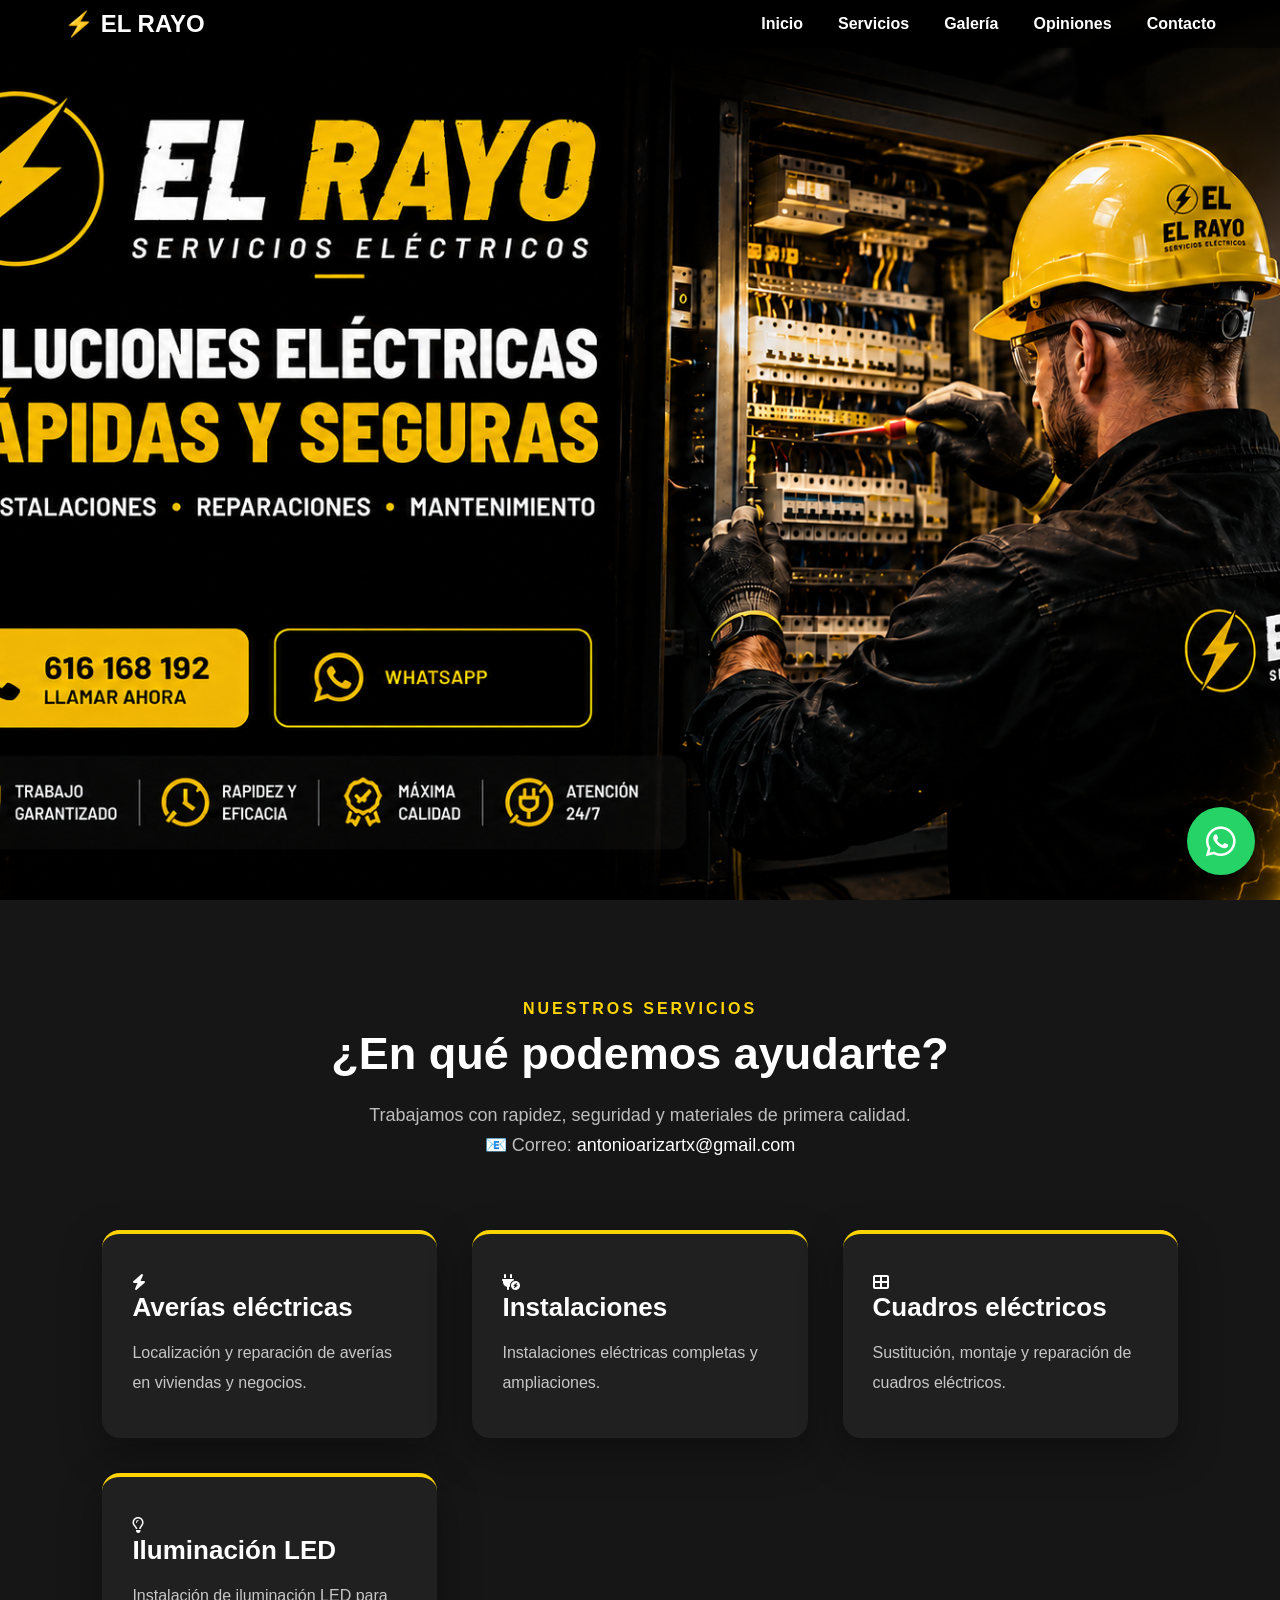
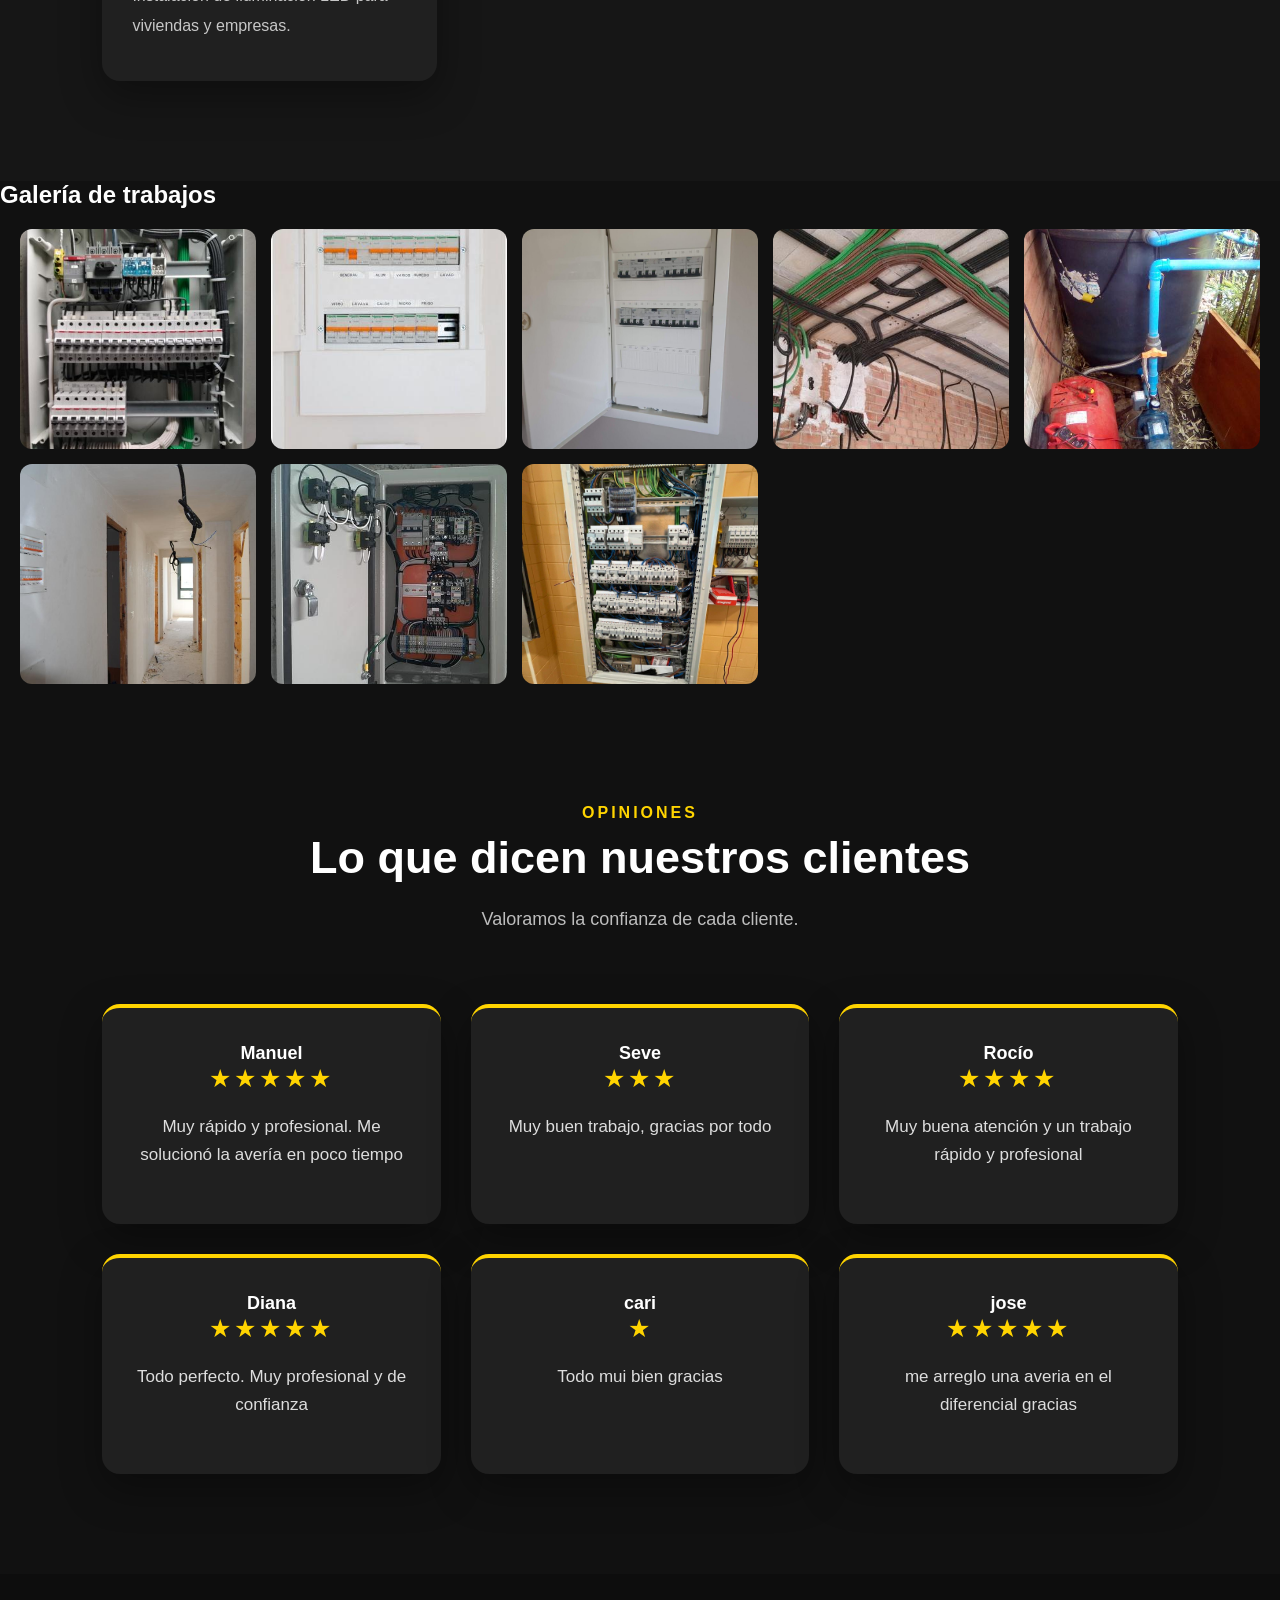
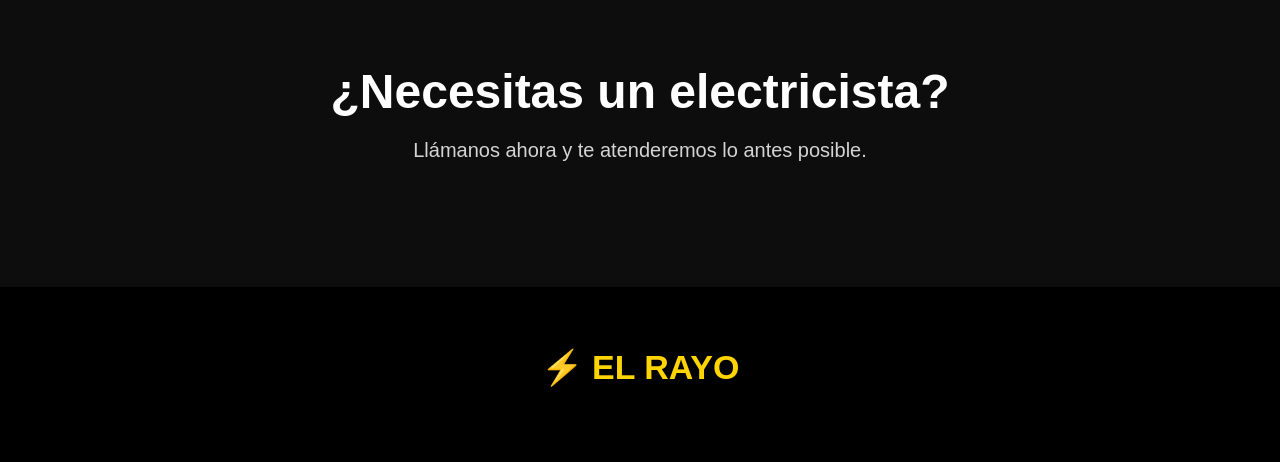
<file: index.html>
<!DOCTYPE html>
<html lang="es">

<head>

<meta charset="UTF-8">
<meta name="viewport" content="width=device-width, initial-scale=1.0">

<title>Electricista en Sevilla barato - Averías Eléctricas</title>

<meta name="description" content="EL RAYO, electricista en Sevilla especializado en averías eléctricas, instalaciones, cuadros eléctricos e iluminación LED. Servicio rápido y seguro.">

<meta name="robots" content="index, follow">
<meta name="author" content="EL RAYO Electricista Sevilla">

<link rel="canonical" href="https://electricistasevillarayo.es/">

<link rel="stylesheet" href="style.css">

<link rel="stylesheet"
href="https://cdnjs.cloudflare.com/ajax/libs/font-awesome/6.6.0/css/all.min.css">

</head>

<body>

<header>

    <nav class="navbar">

        <h2>⚡ EL RAYO</h2>

        <div class="menu-toggle">☰</div>

        <ul class="nav">
            <li><a href="#">Inicio</a></li>
            <li><a href="#servicios">Servicios</a></li>
            <li><a href="#galeria">Galería</a></li>
            <li><a href="#opiniones">Opiniones</a></li>

            <!-- CONTACTO DIRECTO AL CORREO -->
            <li><a href="mailto:antonioarizartx@gmail.com">Contacto</a></li>

        </ul>

    </nav>

</header>


<section class="hero">

    <a href="tel:616168192" class="btn-llamar"></a>

    <a href="https://wa.me/34616168192" class="btn-whatsapp-img"></a>

</section>


<section id="servicios" class="servicios">

    <div class="titulo">

        <h4>NUESTROS SERVICIOS</h4>

        <h2>¿En qué podemos ayudarte?</h2>

        <p>Trabajamos con rapidez, seguridad y materiales de primera calidad.</p>

<p>📧 Correo: <a href="mailto:antonioarizartx@gmail.com">antonioarizartx@gmail.com</a></p>

    </div>

    <div class="cards">

        <div class="card">
            <i class="fa-solid fa-bolt"></i>
            <h3>Averías eléctricas</h3>
            <p>Localización y reparación de averías en viviendas y negocios.</p>
        </div>

        <div class="card">
            <i class="fa-solid fa-plug-circle-bolt"></i>
            <h3>Instalaciones</h3>
            <p>Instalaciones eléctricas completas y ampliaciones.</p>
        </div>

        <div class="card">
            <i class="fa-solid fa-table-cells-large"></i>
            <h3>Cuadros eléctricos</h3>
            <p>Sustitución, montaje y reparación de cuadros eléctricos.</p>
        </div>

        <div class="card">
            <i class="fa-regular fa-lightbulb"></i>
            <h3>Iluminación LED</h3>
            <p>Instalación de iluminación LED para viviendas y empresas.</p>
        </div>

    </div>

</section>


<section id="galeria">

    <h2>Galería de trabajos</h2>

    <div class="galeria">

        <img src="img/foto1.jpeg" alt="Electricista en Sevilla - trabajo eléctrico 1">
        <img src="img/foto2.jpeg" alt="Electricista en Sevilla - trabajo eléctrico 2">
        <img src="img/foto3.jpeg" alt="Electricista en Sevilla - trabajo eléctrico 3">
        <img src="img/foto4.jpeg" alt="Electricista en Sevilla - trabajo eléctrico 4">
        <img src="img/foto5.jpeg" alt="Electricista en Sevilla - trabajo eléctrico 5">
        <img src="img/foto6.jpeg" alt="Electricista en Sevilla - trabajo eléctrico 6">
        <img src="img/foto7.jpeg" alt="Electricista en Sevilla - trabajo eléctrico 7">
        <img src="img/foto8.jpeg" alt="Electricista en Sevilla - trabajo eléctrico 8">
        

    </div>

</section>



<section id="opiniones" class="opiniones">

    <div class="titulo">
        <h4>OPINIONES</h4>
        <h2>Lo que dicen nuestros clientes</h2>
        <p>Valoramos la confianza de cada cliente.</p>
    </div>

    <div class="opiniones-grid">

         <div class="opinion">
        <h3>Manuel</h3>
        <div class="estrellas">★★★★★</div>
        <p>Muy rápido y profesional. Me solucionó la avería en poco tiempo</p>
    </div>

    <div class="opinion">
        <h3>Seve</h3>
        <div class="estrellas">★★★</div>
        <p>Muy buen trabajo, gracias por todo</p>
    </div>

    <div class="opinion">
        <h3>Rocío</h3>
        <div class="estrellas">★★★★</div>
        <p>Muy buena atención y un trabajo rápido y profesional</p>
    </div>

    <div class="opinion">
        <h3>Diana</h3>
        <div class="estrellas">★★★★★</div>
        <p>Todo perfecto. Muy profesional y de confianza</p>
    </div>

  <div class="opinion">
        <h3>cari</h3>
        <div class="estrellas">★</div>
        <p>Todo mui bien gracias</p>
    </div>

  <div class="opinion">
        <h3>jose</h3>
        <div class="estrellas">★★★★★</div>
        <p>me arreglo una averia en el diferencial gracias</p>
    </div>

</div>

</section>

<section class="cta">

    <h2>¿Necesitas un electricista?</h2>

    <p>Llámanos ahora y te atenderemos lo antes posible.</p>

</section>


<footer>

    <h2>⚡ EL RAYO</h2>

</footer>


<div class="whatsapp-fixed">

    <a href="https://wa.me/34616168192">
        <i class="fa-brands fa-whatsapp"></i>
    </a>

</div>

<script src="script.js"></script>

</body>
</html>
</file>
<file: style.css>
/*=============================
 EL RAYO V5 - LIMPIO
=============================*/

*{
    margin:0;
    padding:0;
    box-sizing:border-box;
}

html{
    scroll-behavior:smooth;
}

body{
    font-family:Arial, Helvetica, sans-serif;
    background:#111;
    color:#fff;
}

:root{
    --amarillo:#ffd400;
    --negro:#111111;
    --gris:#1c1c1c;
}

a{
    text-decoration:none;
    color:white;
}

img{
    max-width:100%;
    display:block;
}

/*=========================
 HEADER / MENU
=========================*/

header{
    position:fixed;
    top:0;
    left:0;
    width:100%;
    z-index:999;
}

.navbar{
    display:flex;
    justify-content:space-between;
    align-items:center;
    padding:10px 5%;
    background:rgba(0,0,0,.45);
    backdrop-filter:blur(8px);
}

.logo h2{
    font-size:34px;
    color:var(--amarillo);
}

.logo p{
    font-size:14px;
    color:#ddd;
    margin-top:5px;
}

.navbar ul{
    display:flex;
    gap:35px;
    list-style:none;
}

.navbar ul li a{
    font-weight:bold;
    transition:.3s;
}

.navbar ul li a:hover{
    color:var(--amarillo);
}

.telefono{
    background:var(--amarillo);
    padding:14px 22px;
    border-radius:8px;
    color:#000;
    font-weight:bold;
}

/* BOTÓN HAMBURGUESA (OCULTO EN ESCRITORIO) */
.menu-toggle{
    display:none;
    font-size:34px;
    color:var(--amarillo);
    cursor:pointer;
}

/*=========================
 HERO
=========================*/

.hero{
    height:100vh;
    background:url("img/hero.png");
    background-size:contain;
    background-position:center top;
    background-repeat:no-repeat;
    background-color:#000;
    position:relative;
}

.hero-content{
    max-width:700px;
}

.hero h5{
    color:var(--amarillo);
    letter-spacing:4px;
    font-size:16px;
    margin-bottom:15px;
}

.hero h1{
    font-size:82px;
    line-height:86px;
    margin-bottom:25px;
    font-weight:800;
}

.hero h1 span{
    display:block;
    color:var(--amarillo);
}

.hero p{
    font-size:22px;
    line-height:35px;
    color:#ddd;
    margin-bottom:40px;
}

.hero-buttons{
    display:flex;
    gap:20px;
    flex-wrap:wrap;
}

.btn{
    padding:18px 35px;
    border-radius:10px;
    font-size:18px;
    font-weight:bold;
    background:var(--amarillo);
    color:black;
    transition:.3s;
}

.btn:hover{
    transform:translateY(-5px);
}

.whatsapp{
    background:#25D366;
    color:white;
}

/*=========================
 SERVICIOS
=========================*/

.servicios{
    padding:100px 8%;
    background:#161616;
}

.titulo{
    text-align:center;
    margin-bottom:70px;
}

.titulo h4{
    color:var(--amarillo);
    letter-spacing:3px;
    margin-bottom:10px;
}

.titulo h2{
    font-size:45px;
    margin-bottom:20px;
}

.titulo p{
    color:#bdbdbd;
    font-size:18px;
    max-width:700px;
    margin:auto;
    line-height:30px;
}

.cards{
    display:grid;
    grid-template-columns:repeat(auto-fit,minmax(270px,1fr));
    gap:35px;
}

.card{
    background:#202020;
    padding:40px 30px;
    border-radius:18px;
    border-top:4px solid var(--amarillo);
    transition:.35s;
    box-shadow:0 15px 40px rgba(0,0,0,.35);
}

.card:hover{
    transform:translateY(-10px);
}

.card h3{
    font-size:26px;
    margin-bottom:15px;
}

.card p{
    color:#c7c7c7;
    line-height:30px;
}

/*=========================
 CTA
=========================*/

.cta{
    padding:90px 8%;
    text-align:center;
    background:#0d0d0d;
}

.cta h2{
    font-size:48px;
    margin-bottom:20px;
}

.cta p{
    font-size:20px;
    color:#d4d4d4;
    margin-bottom:35px;
}

/*=========================
 FOOTER
=========================*/

footer{
    background:#000;
    padding:60px 20px;
    text-align:center;
}

footer h2{
    color:var(--amarillo);
    font-size:34px;
    margin-bottom:15px;
}

footer p{
    color:#aaa;
}

/*=========================
 WHATSAPP FIXED
=========================*/

.whatsapp-fixed{
    position:fixed;
    right:25px;
    bottom:25px;
    z-index:999;
}

.whatsapp-fixed a{
    width:68px;
    height:68px;
    display:flex;
    justify-content:center;
    align-items:center;
    border-radius:50%;
    background:#25D366;
    color:white;
    font-size:34px;
}

/*=========================
 RESPONSIVE
=========================*/

@media (max-width:992px){

    .navbar{
        flex-direction:column;
        gap:20px;
    }

    .hero h1{
        font-size:58px;
        line-height:64px;
    }

    .cards{
        grid-template-columns:1fr;
    }
}

@media (max-width:768px){

    /* MENÚ */
    .menu-toggle{
        display:block;
        position:absolute;
        right:20px;
        top:4px;
        z-index:1001;
    }

    .navbar ul{
        display:none;
        position:absolute;
        top:70px;
        right:10px;
        width:220px;
        background:#000;
        border:1px solid var(--amarillo);
        padding:15px;
        flex-direction:column;
        gap:15px;
        z-index:9999;
    }

    .navbar ul.active{
        display:flex;
    }

    .logo p{
        display:none;
    }

    .hero h1{
        font-size:42px;
        line-height:48px;
    }

    .hero p{
        font-size:17px;
    }

    .btn{
        width:100%;
        text-align:center;
    }

    .whatsapp-fixed a{
        width:60px;
        height:60px;
        font-size:30px;
    }
}

/*=========================
 HERO (PC + MÓVIL BIEN AJUSTADO)
=========================*/

.hero{
    height:100vh;
    background-image:url("img/hero.png");
    background-size:cover;
    background-position:center;
    background-repeat:no-repeat;
    background-color:#000;
    position:relative;
    display:flex;
    align-items:center;
}

/*=========================
 HERO MÓVIL
=========================*/

@media (max-width:768px){

    .hero{
        background-image:url("img/hero-mobile.png");
        background-size:cover;
        background-position:center top;
        background-repeat:no-repeat;
    }

    .hero-content{
        text-align:center;
        max-width:100%;
        padding:0 20px;
    }

    .hero h1{
        font-size:42px;
        line-height:48px;
    }

    .hero h5{
        font-size:14px;
    }

    .hero p{
        font-size:17px;
        line-height:26px;
    }

    .hero-buttons{
        justify-content:center;
    }
}

/*=========================
 GALERÍA PRO
=========================*/

.galeria{
    display:grid;
    grid-template-columns:repeat(auto-fit, minmax(220px, 1fr));
    gap:15px;
    padding:20px;
}

.galeria img{
    width:100%;
    height:220px;
    object-fit:cover;
    border-radius:12px;
    transition:.3s;
}

.galeria img:hover{
    transform:scale(1.05);
}


/*=========================
  OPINIONES
=========================*/

.opiniones{
    padding:100px 8%;
    background:#111;
}

.opiniones-grid{
    display:grid;
    grid-template-columns:repeat(3,1fr);
    gap:30px;
    max-width:1200px;
    margin:auto;
}

.opinion{
    background:#202020;
    padding:35px 30px;
    border-radius:18px;
    border-top:4px solid var(--amarillo);
    text-align:center;
    box-shadow:0 15px 40px rgba(0,0,0,.35);
}

.estrellas{
    color:var(--amarillo);
    font-size:25px;
    margin-bottom:20px;
    letter-spacing:3px;
}

.opinion p{
    color:#ddd;
    font-size:17px;
    line-height:28px;
    margin-bottom:20px;
}

.opinion h3{
    color:white;
    font-size:18px;
}

@media (max-width:768px){
    .opiniones{
        padding:70px 20px;
    }

    .opiniones-grid{
        grid-template-columns:1fr;
        gap:20px;
    }

    .opinion{
        padding:30px 20px;
    }
}
</file>
